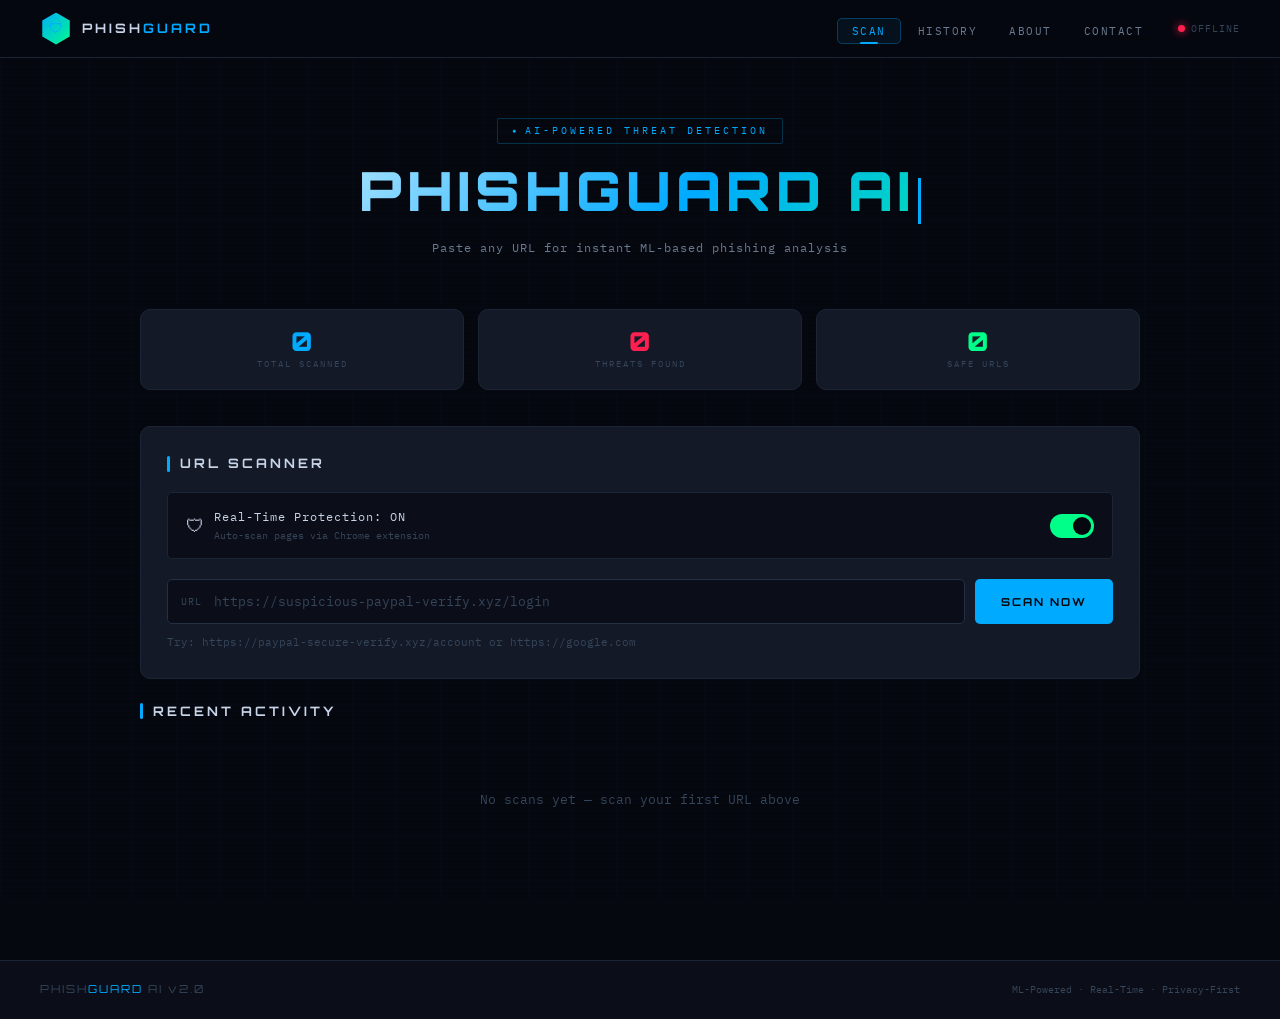
<file: index.html>
<!DOCTYPE html>
<html lang="en">
<head>
  <meta charset="UTF-8" />
  <meta name="viewport" content="width=device-width, initial-scale=1.0" />
  <title>PhishGuard AI — URL Scanner</title>
  <link rel="stylesheet" href="style.css" />
  <link rel="icon" href="data:image/svg+xml,<svg xmlns='http://www.w3.org/2000/svg' viewBox='0 0 100 100'><text y='.9em' font-size='90'>🛡</text></svg>" />
  <style>
    .scan-card { animation: fadeUp .55s ease .04s both; margin-bottom: 22px; }
    .recent-sec { animation: fadeUp .55s ease .18s both; }
    .cursor-blink {
      display: inline-block; width: 3px; height: .85em;
      background: var(--accent); vertical-align: text-bottom;
      margin-left: 3px; animation: cur 1s step-end infinite;
    }
    @keyframes cur { 0%,100%{opacity:1}50%{opacity:0} }
    #emailStatus {
      display: none; margin-top: 10px;
      font-family: var(--mono); font-size: 11px; letter-spacing: .5px;
    }
  </style>
</head>
<body>

<nav class="navbar">
  <a href="index.html" class="nav-brand">
    <div class="nav-brand-hex">🛡</div>
    <span class="nav-brand-name">PHISH<em>GUARD</em></span>
  </a>
  <ul class="nav-links">
    <li><a href="index.html">SCAN</a></li>
    <li><a href="history.html">HISTORY</a></li>
    <li><a href="about.html">ABOUT</a></li>
    <li><a href="contact.html">CONTACT</a></li>
  </ul>
  <div class="nav-status">
    <div class="nav-dot" id="navDot"></div>
    <span id="navStatus">CHECKING</span>
  </div>
</nav>

<main class="page">

  <!-- Hero -->
  <div class="hero">
    <div class="hero-badge">AI-Powered Threat Detection</div>
    <h1>PHISHGUARD AI<span class="cursor-blink"></span></h1>
    <p class="hero-sub">Paste any URL for instant ML-based phishing analysis</p>
  </div>

  <!-- Stats -->
  <div class="stats-row" id="statsRow">
    <div class="stat-card">
      <div class="stat-card-num" id="stTotal" style="color:var(--accent)">0</div>
      <div class="stat-card-lbl">Total Scanned</div>
    </div>
    <div class="stat-card">
      <div class="stat-card-num" id="stPhish" style="color:var(--danger)">0</div>
      <div class="stat-card-lbl">Threats Found</div>
    </div>
    <div class="stat-card">
      <div class="stat-card-num" id="stSafe" style="color:var(--safe)">0</div>
      <div class="stat-card-lbl">Safe URLs</div>
    </div>
  </div>

  <!-- Scanner card -->
  <div class="card scan-card">
    <div class="sh">URL SCANNER</div>

    <!-- Real-time toggle -->
    <div class="toggle-row">
      <div class="toggle-info">
        <span style="font-size:18px">🛡</span>
        <div>
          <div class="toggle-label" id="rtLabel">Real-Time Protection: ON</div>
          <div class="toggle-sub">Auto-scan pages via Chrome extension</div>
        </div>
      </div>
      <label class="switch">
        <input type="checkbox" id="rtToggle" checked />
        <span class="slider"></span>
      </label>
    </div>

    <!-- Input -->
    <div class="input-group">
      <div class="input-wrap">
        <input
          class="url-input" type="text" id="urlInput"
          placeholder="https://suspicious-paypal-verify.xyz/login"
          autocomplete="off" spellcheck="false"
        />
      </div>
      <button class="btn-scan" id="scanBtn">SCAN NOW</button>
    </div>
    <p class="input-hint">Try: https://paypal-secure-verify.xyz/account or https://google.com</p>

    <div id="errorMsg"></div>

    <!-- Loader -->
    <div id="loaderWrap">
      <div class="spinner"></div>
      <div class="loader-txt">ANALYZING URL STRUCTURE...</div>
    </div>

    <!-- Result -->
    <div id="resultWrap">
      <hr class="result-divider" />

      <div class="result-head">
        <div class="result-icon-box" id="resultIcon">🔍</div>
        <div>
          <div class="result-verdict" id="resultVerdict">—</div>
          <div class="result-url-txt" id="resultUrl">—</div>
        </div>
      </div>

      <div class="result-stats">
        <div class="rs">
          <div class="rs-lbl">PREDICTION</div>
          <div class="rs-val" id="rsPred">—</div>
        </div>
        <div class="rs">
          <div class="rs-lbl">CONFIDENCE</div>
          <div class="rs-val" id="rsConf">—</div>
        </div>
      </div>

      <div class="conf-wrap">
        <div class="conf-header">
          <span class="conf-lbl">THREAT CONFIDENCE</span>
          <span class="conf-pct" id="confPct">0%</span>
        </div>
        <div class="conf-track">
          <div class="conf-fill" id="confFill"></div>
        </div>
      </div>

      <div id="reasonsList" style="display:none"></div>

      <div id="warnBanner">
        ⚠ PHISHING DETECTED — Do NOT enter any credentials or personal data on this site.
      </div>

      <div id="emailStatus"></div>
    </div>
  </div>

  <!-- Recent activity -->
  <div class="recent-sec">
    <div class="sh">RECENT ACTIVITY</div>
    <div id="recentFeed">
      <div class="empty">No scans yet — scan your first URL above</div>
    </div>
  </div>

</main>

<footer>
  <div class="footer-brand">PHISH<em>GUARD</em> AI v2.0</div>
  <div class="footer-info">ML-Powered · Real-Time · Privacy-First</div>
</footer>

<script src="script.js"></script>
<script>
  setActive('index');
  initScan();
  initToggle();
  checkHealth();
  refreshStats();
  refreshFeed();

  function refreshStats() {
    const h     = getHistory();
    const total = h.length;
    const phish = h.filter(e => Number(e.prediction) === 1).length;
    cnt('stTotal', total);
    cnt('stPhish', phish);
    cnt('stSafe',  total - phish);
  }

  function cnt(id, target) {
    const el = $(id); if (!el) return;
    const from = parseInt(el.textContent) || 0;
    const dur = 550, t0 = performance.now();
    const step = now => {
      const p = Math.min((now - t0) / dur, 1);
      el.textContent = Math.round(from + (target - from) * p);
      if (p < 1) requestAnimationFrame(step);
    };
    requestAnimationFrame(step);
  }

  function refreshFeed() {
    const el = $('recentFeed'); if (!el) return;
    const items = getHistory().slice(0, 6);
    if (!items.length) {
      el.innerHTML = '<div class="empty">No scans yet — scan your first URL above</div>';
      return;
    }
    el.innerHTML = items.map(it => {
      const cls   = Number(it.prediction) === 1 ? 'danger' : 'safe';
      const badge = Number(it.prediction) === 1 ? 'PHISHING' : 'SAFE';
      const time  = it.time ? new Date(it.time).toLocaleTimeString() : '—';
      return `<div class="feed-item">
        <div class="feed-dot ${cls}"></div>
        <span class="feed-url" title="${esc(it.url)}">${esc(it.url)}</span>
        <span class="feed-badge ${cls}">${badge}</span>
        <span class="feed-time">${time}</span>
      </div>`;
    }).join('');
  }

  window._afterScan = () => { refreshStats(); refreshFeed(); };
</script>
</body>
</html>
</file>
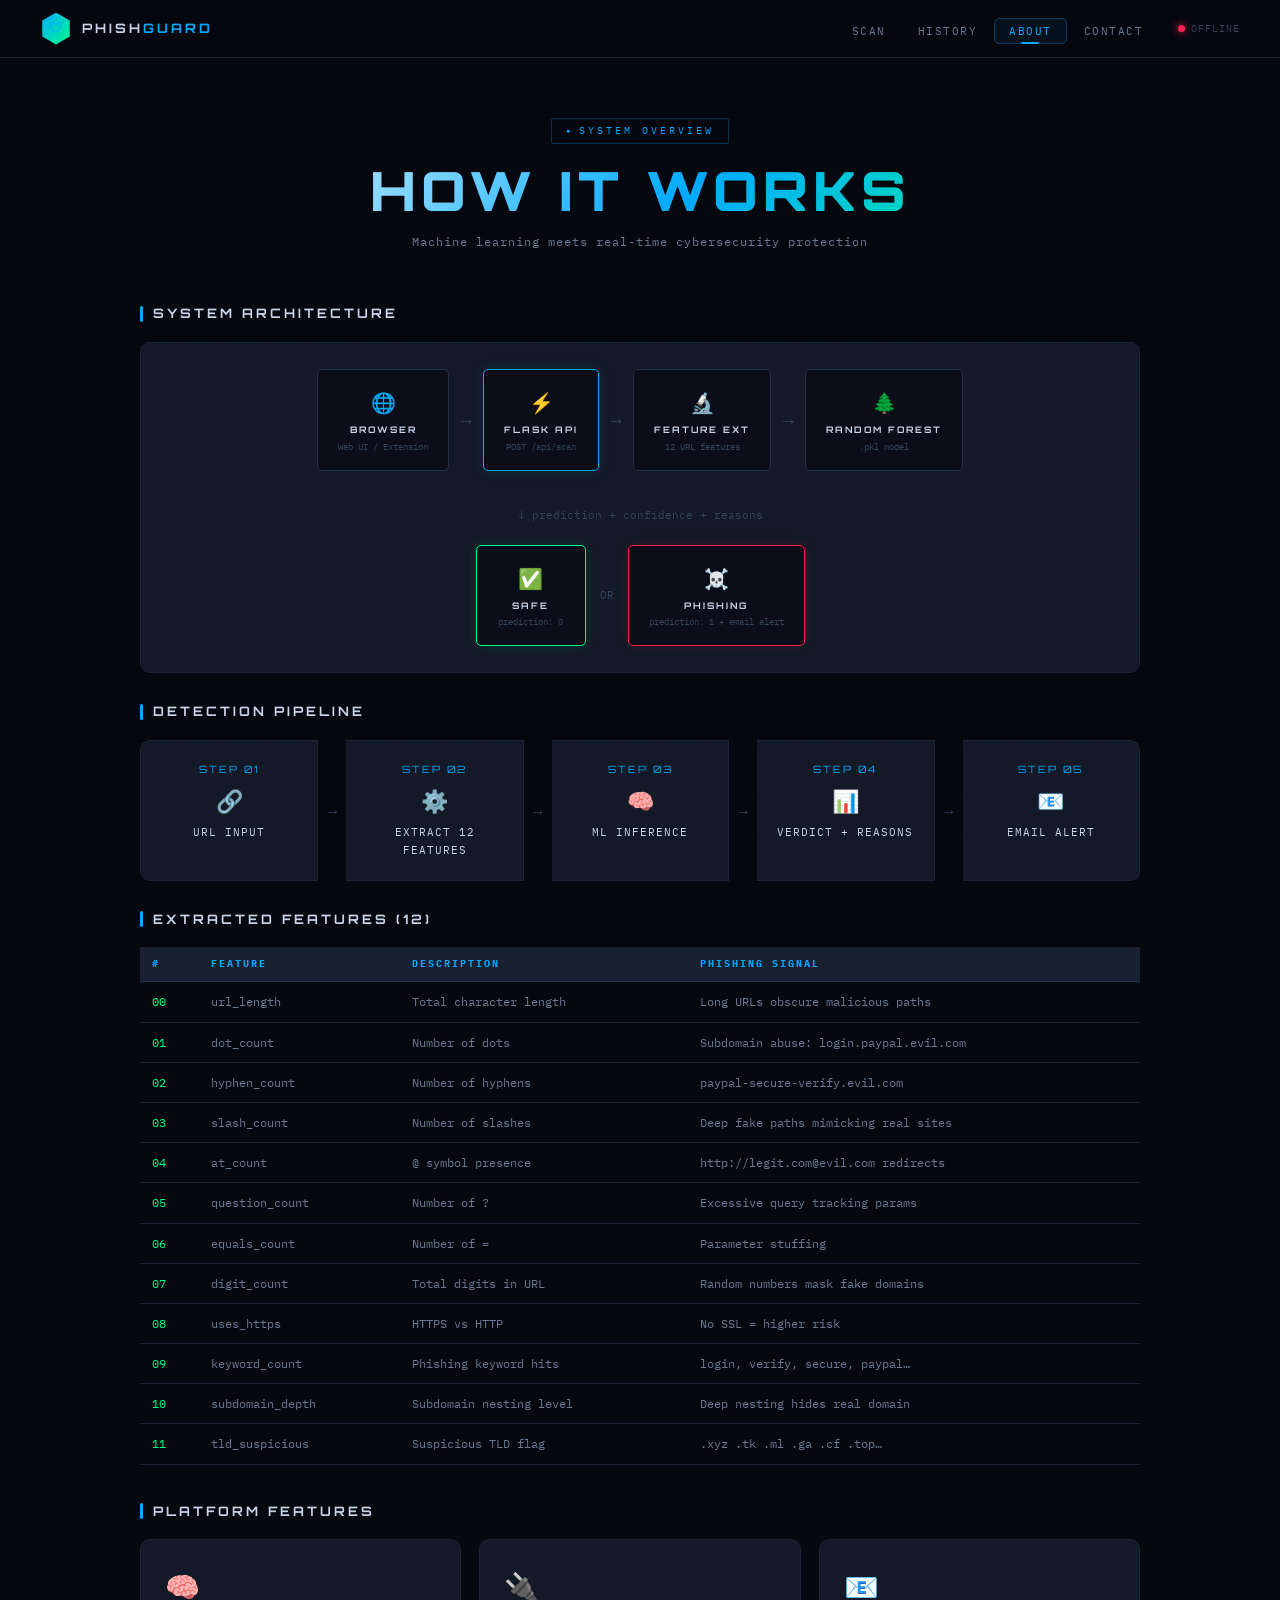
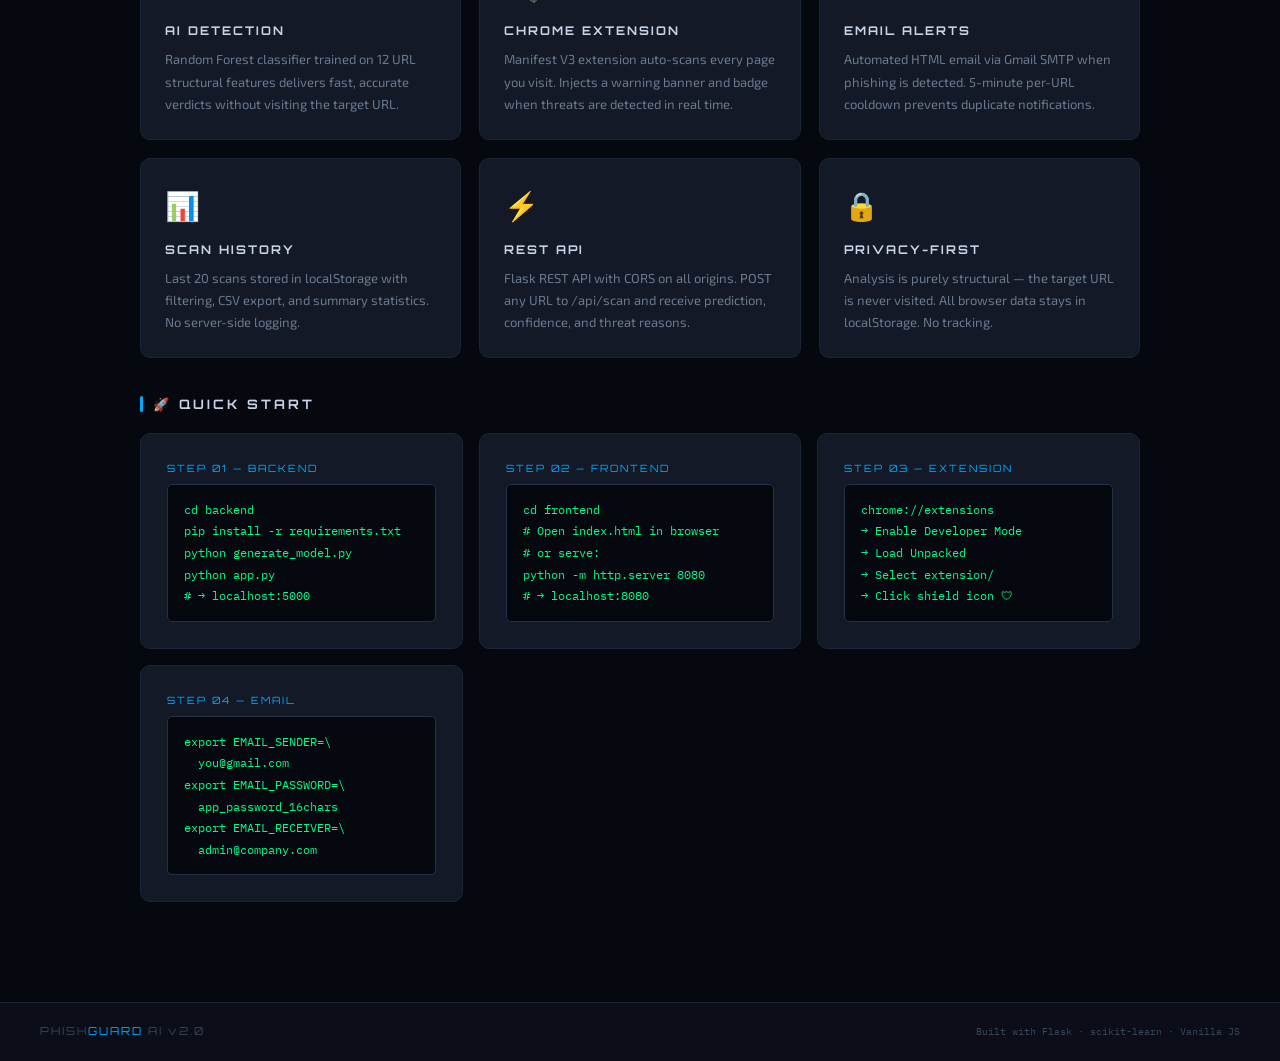
<file: about.html>
<!DOCTYPE html>
<html lang="en">
<head>
  <meta charset="UTF-8" />
  <meta name="viewport" content="width=device-width, initial-scale=1.0" />
  <title>PhishGuard AI — About</title>
  <link rel="stylesheet" href="style.css" />
  <link rel="icon" href="data:image/svg+xml,<svg xmlns='http://www.w3.org/2000/svg' viewBox='0 0 100 100'><text y='.9em' font-size='90'>🛡</text></svg>" />
  <style>
    .arch-wrap {
      display: flex; align-items: center; justify-content: center;
      flex-wrap: wrap; gap: 0; margin-bottom: 36px;
      animation: fadeUp .55s ease .08s both;
    }
    .arch-box {
      background: var(--bg2); border: 1px solid var(--border2);
      border-radius: var(--r); padding: 16px 20px; text-align: center;
      min-width: 110px;
    }
    .arch-box.hl  { border-color: var(--accent); box-shadow: 0 0 14px var(--accent-glow); }
    .arch-box.safe-b { border-color: var(--safe); box-shadow: 0 0 12px var(--safe-glow); }
    .arch-box.danger-b { border-color: var(--danger); box-shadow: 0 0 12px var(--danger-glow); }
    .arch-ico { font-size: 20px; margin-bottom: 5px; }
    .arch-lbl { font-family: var(--display); font-size: 9px; font-weight: 700; letter-spacing: 2px; color: var(--text); }
    .arch-sub { font-family: var(--mono); font-size: 9px; color: var(--text3); margin-top: 2px; }
    .arch-arr { color: var(--text3); font-size: 18px; padding: 0 8px; align-self: center; flex-shrink: 0; }
    .arch-or  { padding: 0 14px; color: var(--text3); font-family: var(--mono); font-size: 11px; align-self: center; }
  </style>
</head>
<body>

<nav class="navbar">
  <a href="index.html" class="nav-brand">
    <div class="nav-brand-hex">🛡</div>
    <span class="nav-brand-name">PHISH<em>GUARD</em></span>
  </a>
  <ul class="nav-links">
    <li><a href="index.html">SCAN</a></li>
    <li><a href="history.html">HISTORY</a></li>
    <li><a href="about.html">ABOUT</a></li>
    <li><a href="contact.html">CONTACT</a></li>
  </ul>
  <div class="nav-status">
    <div class="nav-dot" id="navDot"></div>
    <span id="navStatus">CHECKING</span>
  </div>
</nav>

<main class="page">

  <div class="hero">
    <div class="hero-badge">System Overview</div>
    <h1>HOW IT WORKS</h1>
    <p class="hero-sub">Machine learning meets real-time cybersecurity protection</p>
  </div>

  <!-- Architecture -->
  <div class="sh" style="animation:fadeUp .55s ease both">SYSTEM ARCHITECTURE</div>
  <div class="card" style="margin-bottom:28px;animation:fadeUp .55s ease .04s both">
    <div class="arch-wrap">
      <div class="arch-box"><div class="arch-ico">🌐</div><div class="arch-lbl">BROWSER</div><div class="arch-sub">Web UI / Extension</div></div>
      <div class="arch-arr">→</div>
      <div class="arch-box hl"><div class="arch-ico">⚡</div><div class="arch-lbl">FLASK API</div><div class="arch-sub">POST /api/scan</div></div>
      <div class="arch-arr">→</div>
      <div class="arch-box"><div class="arch-ico">🔬</div><div class="arch-lbl">FEATURE EXT</div><div class="arch-sub">12 URL features</div></div>
      <div class="arch-arr">→</div>
      <div class="arch-box"><div class="arch-ico">🌲</div><div class="arch-lbl">RANDOM FOREST</div><div class="arch-sub">.pkl model</div></div>
    </div>
    <div style="text-align:center;font-family:var(--mono);font-size:11px;color:var(--text3);margin:4px 0 20px">↓ prediction + confidence + reasons</div>
    <div class="arch-wrap" style="margin-bottom:0">
      <div class="arch-box safe-b"><div class="arch-ico">✅</div><div class="arch-lbl">SAFE</div><div class="arch-sub">prediction: 0</div></div>
      <div class="arch-or">OR</div>
      <div class="arch-box danger-b"><div class="arch-ico">☠️</div><div class="arch-lbl">PHISHING</div><div class="arch-sub">prediction: 1 + email alert</div></div>
    </div>
  </div>

  <!-- Pipeline steps -->
  <div class="sh" style="animation:fadeUp .55s ease .07s both">DETECTION PIPELINE</div>
  <div class="flow-row" style="margin-bottom:28px">
    <div class="flow-box"><div class="flow-num">STEP 01</div><div class="flow-ico">🔗</div><div class="flow-lbl">URL INPUT</div></div>
    <div class="flow-arrow">→</div>
    <div class="flow-box"><div class="flow-num">STEP 02</div><div class="flow-ico">⚙️</div><div class="flow-lbl">EXTRACT 12 FEATURES</div></div>
    <div class="flow-arrow">→</div>
    <div class="flow-box"><div class="flow-num">STEP 03</div><div class="flow-ico">🧠</div><div class="flow-lbl">ML INFERENCE</div></div>
    <div class="flow-arrow">→</div>
    <div class="flow-box"><div class="flow-num">STEP 04</div><div class="flow-ico">📊</div><div class="flow-lbl">VERDICT + REASONS</div></div>
    <div class="flow-arrow">→</div>
    <div class="flow-box"><div class="flow-num">STEP 05</div><div class="flow-ico">📧</div><div class="flow-lbl">EMAIL ALERT</div></div>
  </div>

  <!-- Feature table -->
  <div class="sh" style="animation:fadeUp .55s ease .1s both">EXTRACTED FEATURES (12)</div>
  <div class="ml-table-wrap">
    <table class="ml-table">
      <thead><tr><th>#</th><th>Feature</th><th>Description</th><th>Phishing Signal</th></tr></thead>
      <tbody>
        <tr><td>00</td><td>url_length</td><td>Total character length</td><td>Long URLs obscure malicious paths</td></tr>
        <tr><td>01</td><td>dot_count</td><td>Number of dots</td><td>Subdomain abuse: login.paypal.evil.com</td></tr>
        <tr><td>02</td><td>hyphen_count</td><td>Number of hyphens</td><td>paypal-secure-verify.evil.com</td></tr>
        <tr><td>03</td><td>slash_count</td><td>Number of slashes</td><td>Deep fake paths mimicking real sites</td></tr>
        <tr><td>04</td><td>at_count</td><td>@ symbol presence</td><td>http://legit.com@evil.com redirects</td></tr>
        <tr><td>05</td><td>question_count</td><td>Number of ?</td><td>Excessive query tracking params</td></tr>
        <tr><td>06</td><td>equals_count</td><td>Number of =</td><td>Parameter stuffing</td></tr>
        <tr><td>07</td><td>digit_count</td><td>Total digits in URL</td><td>Random numbers mask fake domains</td></tr>
        <tr><td>08</td><td>uses_https</td><td>HTTPS vs HTTP</td><td>No SSL = higher risk</td></tr>
        <tr><td>09</td><td>keyword_count</td><td>Phishing keyword hits</td><td>login, verify, secure, paypal…</td></tr>
        <tr><td>10</td><td>subdomain_depth</td><td>Subdomain nesting level</td><td>Deep nesting hides real domain</td></tr>
        <tr><td>11</td><td>tld_suspicious</td><td>Suspicious TLD flag</td><td>.xyz .tk .ml .ga .cf .top…</td></tr>
      </tbody>
    </table>
  </div>

  <!-- Platform features -->
  <div class="sh" style="animation:fadeUp .55s ease .14s both">PLATFORM FEATURES</div>
  <div class="feat-grid">
    <div class="feat-card"><span class="feat-icon">🧠</span><div class="feat-title">AI DETECTION</div><div class="feat-desc">Random Forest classifier trained on 12 URL structural features delivers fast, accurate verdicts without visiting the target URL.</div></div>
    <div class="feat-card"><span class="feat-icon">🔌</span><div class="feat-title">CHROME EXTENSION</div><div class="feat-desc">Manifest V3 extension auto-scans every page you visit. Injects a warning banner and badge when threats are detected in real time.</div></div>
    <div class="feat-card"><span class="feat-icon">📧</span><div class="feat-title">EMAIL ALERTS</div><div class="feat-desc">Automated HTML email via Gmail SMTP when phishing is detected. 5-minute per-URL cooldown prevents duplicate notifications.</div></div>
    <div class="feat-card"><span class="feat-icon">📊</span><div class="feat-title">SCAN HISTORY</div><div class="feat-desc">Last 20 scans stored in localStorage with filtering, CSV export, and summary statistics. No server-side logging.</div></div>
    <div class="feat-card"><span class="feat-icon">⚡</span><div class="feat-title">REST API</div><div class="feat-desc">Flask REST API with CORS on all origins. POST any URL to /api/scan and receive prediction, confidence, and threat reasons.</div></div>
    <div class="feat-card"><span class="feat-icon">🔒</span><div class="feat-title">PRIVACY-FIRST</div><div class="feat-desc">Analysis is purely structural — the target URL is never visited. All browser data stays in localStorage. No tracking.</div></div>
  </div>

  <!-- Quick start -->
  <div class="sh" style="animation:fadeUp .55s ease .2s both">🚀 QUICK START</div>
  <div style="display:grid;grid-template-columns:repeat(auto-fit,minmax(240px,1fr));gap:16px;animation:fadeUp .55s ease .22s both">
    <div class="card">
      <div style="font-family:var(--display);font-size:10px;letter-spacing:2px;color:var(--accent);margin-bottom:8px">STEP 01 — BACKEND</div>
      <pre class="code-block">cd backend
pip install -r requirements.txt
python generate_model.py
python app.py
# → localhost:5000</pre>
    </div>
    <div class="card">
      <div style="font-family:var(--display);font-size:10px;letter-spacing:2px;color:var(--accent);margin-bottom:8px">STEP 02 — FRONTEND</div>
      <pre class="code-block">cd frontend
# Open index.html in browser
# or serve:
python -m http.server 8080
# → localhost:8080</pre>
    </div>
    <div class="card">
      <div style="font-family:var(--display);font-size:10px;letter-spacing:2px;color:var(--accent);margin-bottom:8px">STEP 03 — EXTENSION</div>
      <pre class="code-block">chrome://extensions
→ Enable Developer Mode
→ Load Unpacked
→ Select extension/
→ Click shield icon 🛡</pre>
    </div>
    <div class="card">
      <div style="font-family:var(--display);font-size:10px;letter-spacing:2px;color:var(--accent);margin-bottom:8px">STEP 04 — EMAIL</div>
      <pre class="code-block">export EMAIL_SENDER=\
  you@gmail.com
export EMAIL_PASSWORD=\
  app_password_16chars
export EMAIL_RECEIVER=\
  admin@company.com</pre>
    </div>
  </div>

</main>

<footer>
  <div class="footer-brand">PHISH<em>GUARD</em> AI v2.0</div>
  <div class="footer-info">Built with Flask · scikit-learn · Vanilla JS</div>
</footer>

<script src="script.js"></script>
<script>
  setActive('about');
  checkHealth();
</script>
</body>
</html>
</file>
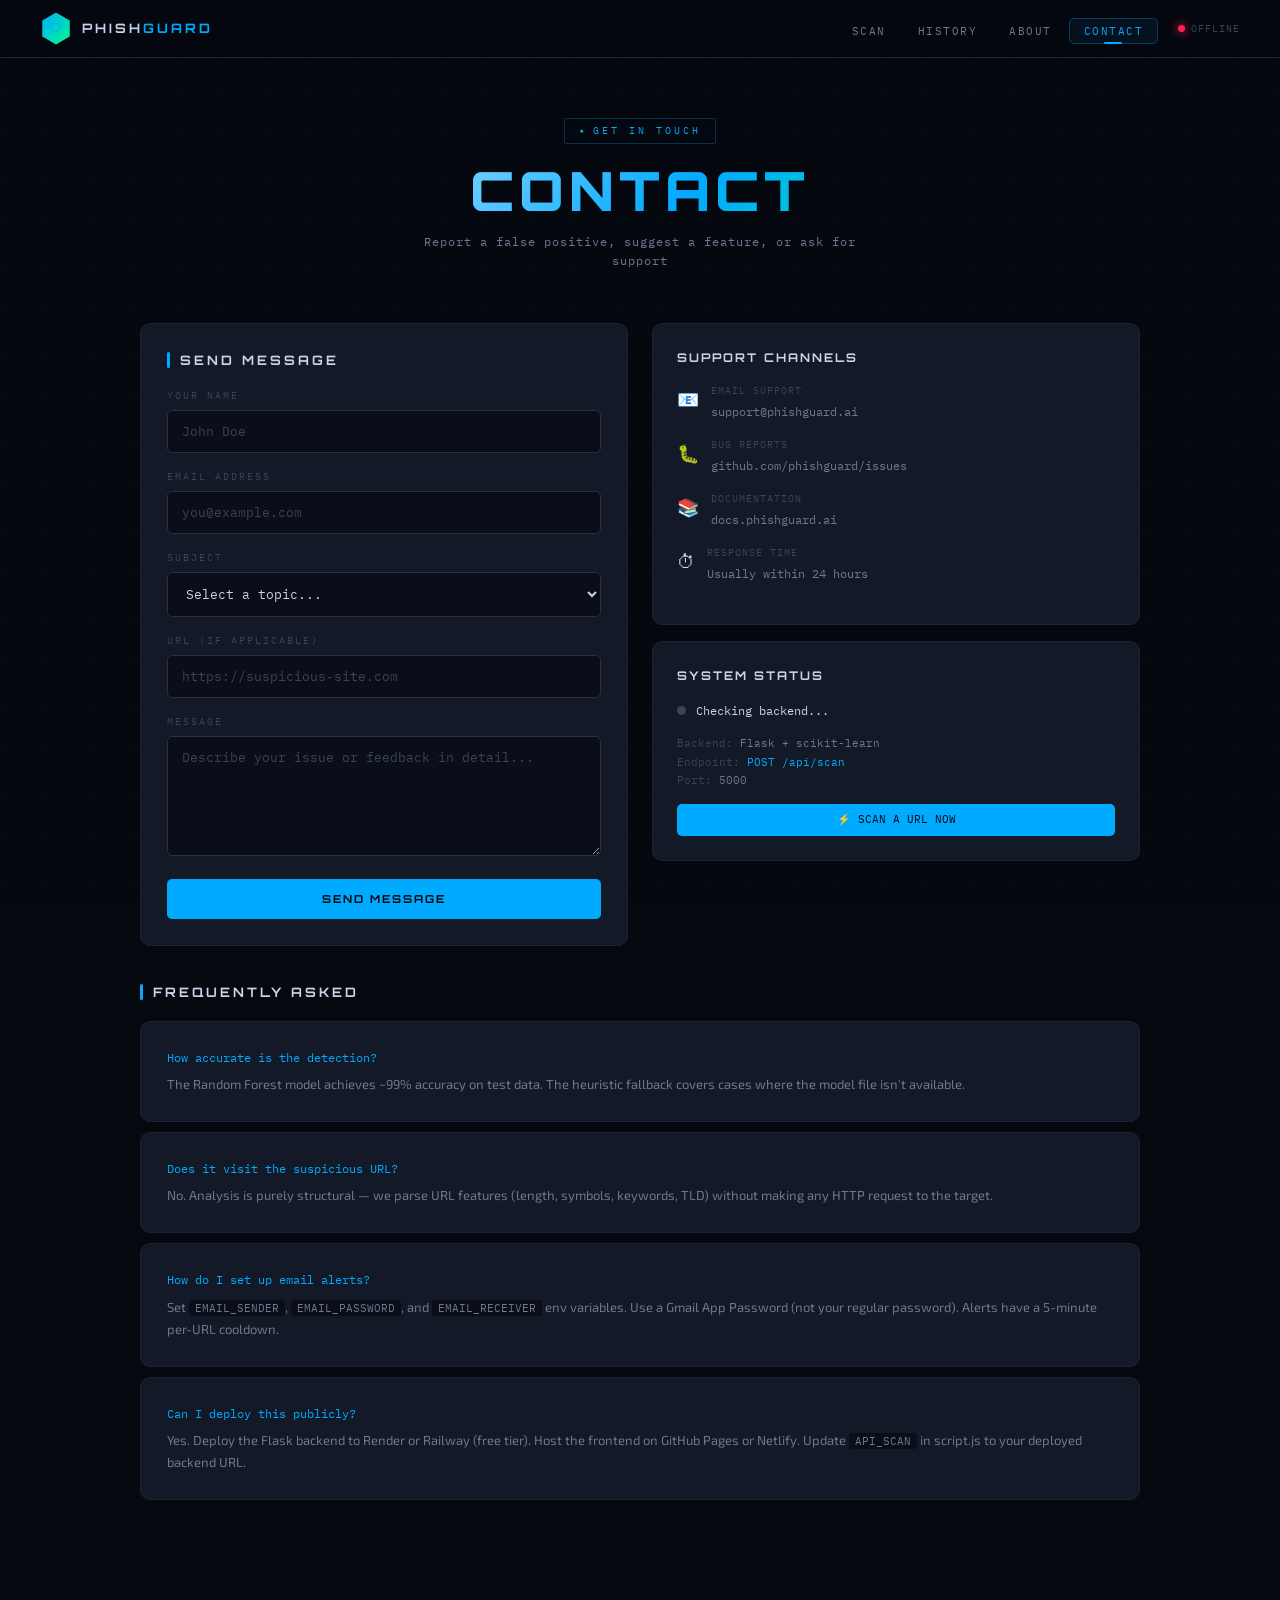
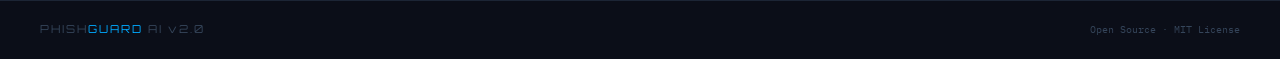
<file: contact.html>
<!DOCTYPE html>
<html lang="en">
<head>
  <meta charset="UTF-8" />
  <meta name="viewport" content="width=device-width, initial-scale=1.0" />
  <title>PhishGuard AI — Contact</title>
  <link rel="stylesheet" href="style.css" />
  <link rel="icon" href="data:image/svg+xml,<svg xmlns='http://www.w3.org/2000/svg' viewBox='0 0 100 100'><text y='.9em' font-size='90'>🛡</text></svg>" />
</head>
<body>

<nav class="navbar">
  <a href="index.html" class="nav-brand">
    <div class="nav-brand-hex">🛡</div>
    <span class="nav-brand-name">PHISH<em>GUARD</em></span>
  </a>
  <ul class="nav-links">
    <li><a href="index.html">SCAN</a></li>
    <li><a href="history.html">HISTORY</a></li>
    <li><a href="about.html">ABOUT</a></li>
    <li><a href="contact.html">CONTACT</a></li>
  </ul>
  <div class="nav-status">
    <div class="nav-dot" id="navDot"></div>
    <span id="navStatus">CHECKING</span>
  </div>
</nav>

<main class="page">

  <div class="hero">
    <div class="hero-badge">Get In Touch</div>
    <h1>CONTACT</h1>
    <p class="hero-sub">Report a false positive, suggest a feature, or ask for support</p>
  </div>

  <div class="contact-grid">

    <!-- Form -->
    <div class="card" style="animation:fadeUp .55s ease both">
      <div class="sh">SEND MESSAGE</div>

      <div id="formSuccess" class="form-success">
        ✅ Message sent! We'll get back to you within 24 hours.
      </div>

      <div class="form-group">
        <label class="form-label" for="fName">Your Name</label>
        <input class="form-input" type="text" id="fName" placeholder="John Doe" />
      </div>

      <div class="form-group">
        <label class="form-label" for="fEmail">Email Address</label>
        <input class="form-input" type="email" id="fEmail" placeholder="you@example.com" />
      </div>

      <div class="form-group">
        <label class="form-label" for="fSubject">Subject</label>
        <select class="form-select" id="fSubject">
          <option value="">Select a topic...</option>
          <option value="false-positive">False Positive Report</option>
          <option value="false-negative">Missed Phishing URL</option>
          <option value="feature">Feature Request</option>
          <option value="bug">Bug Report</option>
          <option value="extension">Chrome Extension Issue</option>
          <option value="api">API / Backend Issue</option>
          <option value="other">Other</option>
        </select>
      </div>

      <div class="form-group">
        <label class="form-label" for="fUrl">URL (if applicable)</label>
        <input class="form-input" type="text" id="fUrl" placeholder="https://suspicious-site.com" />
      </div>

      <div class="form-group">
        <label class="form-label" for="fMsg">Message</label>
        <textarea class="form-textarea" id="fMsg" placeholder="Describe your issue or feedback in detail..."></textarea>
      </div>

      <div id="formError" style="display:none;padding:10px 14px;background:rgba(255,170,0,.05);border:1px solid rgba(255,170,0,.3);border-radius:5px;font-family:var(--mono);font-size:11px;color:var(--warn);margin-bottom:14px;"></div>

      <button class="btn-scan" id="submitBtn" style="width:100%">SEND MESSAGE</button>
    </div>

    <!-- Info panel -->
    <div>
      <div class="contact-info-card" style="margin-bottom:16px;animation:fadeUp .55s ease .06s both">
        <div class="contact-info-title">SUPPORT CHANNELS</div>
        <div class="contact-info-item">
          <div class="contact-info-icon">📧</div>
          <div>
            <div class="contact-info-lbl">Email Support</div>
            <div class="contact-info-val">support@phishguard.ai</div>
          </div>
        </div>
        <div class="contact-info-item">
          <div class="contact-info-icon">🐛</div>
          <div>
            <div class="contact-info-lbl">Bug Reports</div>
            <div class="contact-info-val">github.com/phishguard/issues</div>
          </div>
        </div>
        <div class="contact-info-item">
          <div class="contact-info-icon">📚</div>
          <div>
            <div class="contact-info-lbl">Documentation</div>
            <div class="contact-info-val">docs.phishguard.ai</div>
          </div>
        </div>
        <div class="contact-info-item">
          <div class="contact-info-icon">⏱</div>
          <div>
            <div class="contact-info-lbl">Response Time</div>
            <div class="contact-info-val">Usually within 24 hours</div>
          </div>
        </div>
      </div>

      <div class="contact-info-card" style="animation:fadeUp .55s ease .1s both">
        <div class="contact-info-title">SYSTEM STATUS</div>
        <div style="display:flex;align-items:center;gap:10px;margin-bottom:14px">
          <div class="nav-dot" id="statusDot2" style="width:9px;height:9px"></div>
          <span style="font-family:var(--mono);font-size:12px" id="statusTxt2">Checking backend...</span>
        </div>
        <div style="font-family:var(--mono);font-size:11px;color:var(--text3);line-height:1.7">
          Backend: <span style="color:var(--text2)">Flask + scikit-learn</span><br>
          Endpoint: <span style="color:var(--accent)">POST /api/scan</span><br>
          Port: <span style="color:var(--text2)">5000</span>
        </div>
        <div style="margin-top:14px">
          <a href="index.html" class="btn-filled-accent" style="display:block;text-align:center">
            ⚡ SCAN A URL NOW
          </a>
        </div>
      </div>
    </div>

  </div>

  <!-- FAQ -->
  <div class="sh" style="animation:fadeUp .55s ease .15s both">FREQUENTLY ASKED</div>
  <div style="display:flex;flex-direction:column;gap:10px;animation:fadeUp .55s ease .18s both">
    <div class="card">
      <div style="font-family:var(--mono);font-size:12px;color:var(--accent);margin-bottom:6px">How accurate is the detection?</div>
      <div style="font-size:13px;color:var(--text2);line-height:1.7">The Random Forest model achieves ~99% accuracy on test data. The heuristic fallback covers cases where the model file isn't available.</div>
    </div>
    <div class="card">
      <div style="font-family:var(--mono);font-size:12px;color:var(--accent);margin-bottom:6px">Does it visit the suspicious URL?</div>
      <div style="font-size:13px;color:var(--text2);line-height:1.7">No. Analysis is purely structural — we parse URL features (length, symbols, keywords, TLD) without making any HTTP request to the target.</div>
    </div>
    <div class="card">
      <div style="font-family:var(--mono);font-size:12px;color:var(--accent);margin-bottom:6px">How do I set up email alerts?</div>
      <div style="font-size:13px;color:var(--text2);line-height:1.7">Set <code style="background:var(--bg2);padding:1px 6px;border-radius:3px;font-family:var(--mono);font-size:11px">EMAIL_SENDER</code>, <code style="background:var(--bg2);padding:1px 6px;border-radius:3px;font-family:var(--mono);font-size:11px">EMAIL_PASSWORD</code>, and <code style="background:var(--bg2);padding:1px 6px;border-radius:3px;font-family:var(--mono);font-size:11px">EMAIL_RECEIVER</code> env variables. Use a Gmail App Password (not your regular password). Alerts have a 5-minute per-URL cooldown.</div>
    </div>
    <div class="card">
      <div style="font-family:var(--mono);font-size:12px;color:var(--accent);margin-bottom:6px">Can I deploy this publicly?</div>
      <div style="font-size:13px;color:var(--text2);line-height:1.7">Yes. Deploy the Flask backend to Render or Railway (free tier). Host the frontend on GitHub Pages or Netlify. Update <code style="background:var(--bg2);padding:1px 6px;border-radius:3px;font-family:var(--mono);font-size:11px">API_SCAN</code> in script.js to your deployed backend URL.</div>
    </div>
  </div>

</main>

<footer>
  <div class="footer-brand">PHISH<em>GUARD</em> AI v2.0</div>
  <div class="footer-info">Open Source · MIT License</div>
</footer>

<script src="script.js"></script>
<script>
  setActive('contact');
  checkHealth();

  // Mirror status to the card
  const origCheck = checkHealth;
  setTimeout(() => {
    const dot = document.getElementById('navDot');
    const lbl = document.getElementById('navStatus');
    const d2  = document.getElementById('statusDot2');
    const l2  = document.getElementById('statusTxt2');
    if (dot && d2) {
      d2.className = dot.className;
      d2.style.width = '9px'; d2.style.height = '9px';
    }
    if (lbl && l2) l2.textContent = 'Backend: ' + lbl.textContent;
  }, 2500);

  // Form submit (UI only)
  document.getElementById('submitBtn').addEventListener('click', () => {
    const name  = document.getElementById('fName').value.trim();
    const email = document.getElementById('fEmail').value.trim();
    const subj  = document.getElementById('fSubject').value;
    const msg   = document.getElementById('fMsg').value.trim();
    const errEl = document.getElementById('formError');

    errEl.style.display = 'none';

    if (!name)  { errEl.textContent = '⚠ Please enter your name.';    errEl.style.display = 'block'; return; }
    if (!email || !/^[^\s@]+@[^\s@]+\.[^\s@]+$/.test(email)) {
      errEl.textContent = '⚠ Please enter a valid email address.';
      errEl.style.display = 'block'; return;
    }
    if (!subj)  { errEl.textContent = '⚠ Please select a subject.';   errEl.style.display = 'block'; return; }
    if (!msg)   { errEl.textContent = '⚠ Please write a message.';    errEl.style.display = 'block'; return; }

    // Simulate submission
    const btn = document.getElementById('submitBtn');
    btn.disabled = true; btn.textContent = 'SENDING...';
    setTimeout(() => {
      document.getElementById('formSuccess').style.display = 'block';
      ['fName','fEmail','fUrl','fMsg'].forEach(id => { document.getElementById(id).value = ''; });
      document.getElementById('fSubject').value = '';
      btn.disabled = false; btn.textContent = 'SEND MESSAGE';
    }, 1200);
  });
</script>
</body>
</html>
</file>
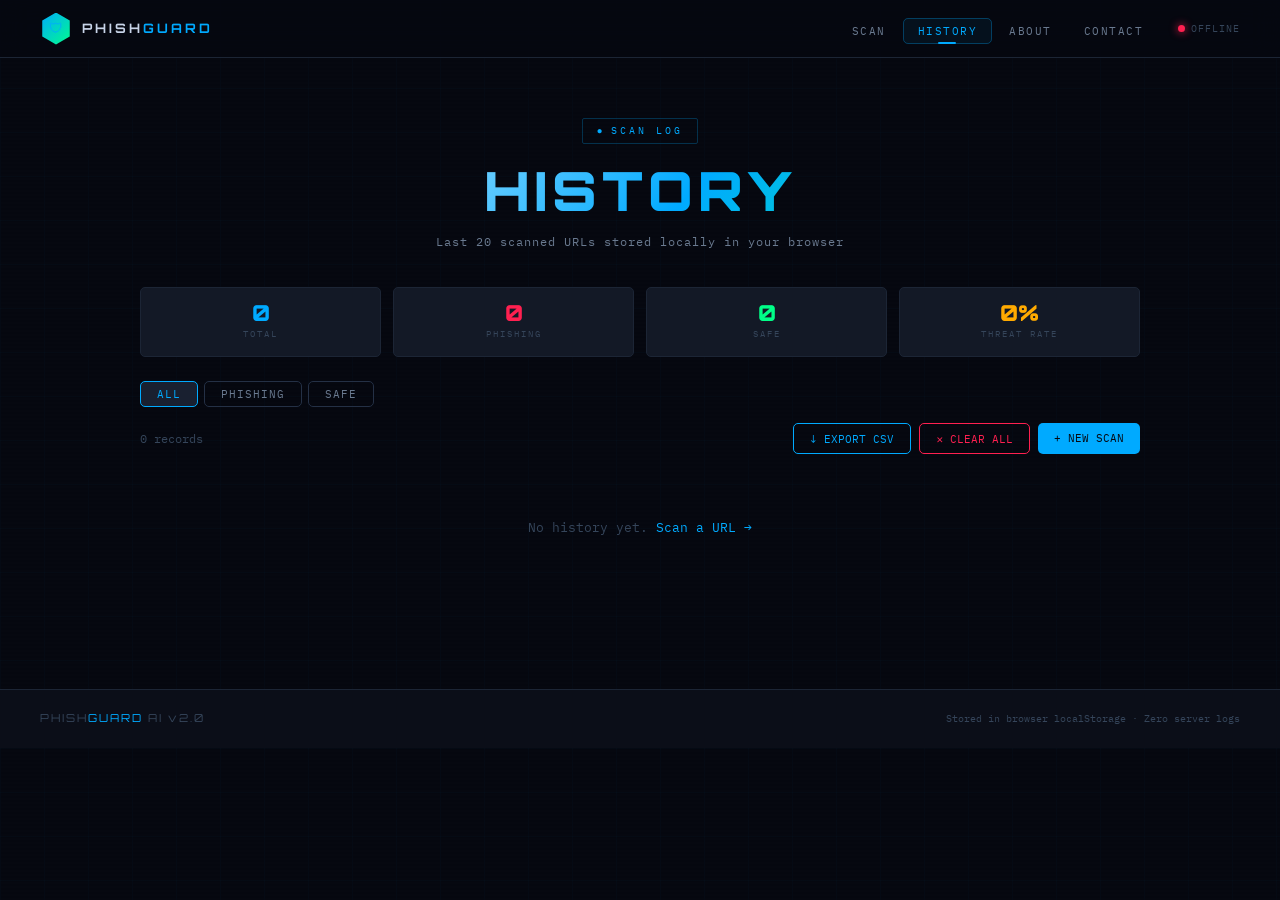
<file: history.html>
<!DOCTYPE html>
<html lang="en">
<head>
  <meta charset="UTF-8" />
  <meta name="viewport" content="width=device-width, initial-scale=1.0" />
  <title>PhishGuard AI — History</title>
  <link rel="stylesheet" href="style.css" />
  <link rel="icon" href="data:image/svg+xml,<svg xmlns='http://www.w3.org/2000/svg' viewBox='0 0 100 100'><text y='.9em' font-size='90'>🛡</text></svg>" />
</head>
<body>

<nav class="navbar">
  <a href="index.html" class="nav-brand">
    <div class="nav-brand-hex">🛡</div>
    <span class="nav-brand-name">PHISH<em>GUARD</em></span>
  </a>
  <ul class="nav-links">
    <li><a href="index.html">SCAN</a></li>
    <li><a href="history.html">HISTORY</a></li>
    <li><a href="about.html">ABOUT</a></li>
    <li><a href="contact.html">CONTACT</a></li>
  </ul>
  <div class="nav-status">
    <div class="nav-dot" id="navDot"></div>
    <span id="navStatus">CHECKING</span>
  </div>
</nav>

<!-- Confirm modal -->
<div class="modal-bg" id="clearModal">
  <div class="modal-box">
    <div class="modal-icon">🗑️</div>
    <div class="modal-title">CLEAR HISTORY</div>
    <div class="modal-desc">This deletes all 20 scan records permanently. Cannot be undone.</div>
    <div class="modal-btns">
      <button class="modal-cancel" id="cancelBtn">CANCEL</button>
      <button class="modal-confirm" id="confirmBtn">DELETE ALL</button>
    </div>
  </div>
</div>

<main class="page">

  <div class="hero" style="margin-bottom:36px">
    <div class="hero-badge">Scan Log</div>
    <h1>HISTORY</h1>
    <p class="hero-sub">Last 20 scanned URLs stored locally in your browser</p>
  </div>

  <!-- Summary -->
  <div class="summary-grid" id="sumGrid">
    <div class="sum-cell">
      <div class="sum-cell-num" id="sumTotal" style="color:var(--accent)">0</div>
      <div class="sum-cell-lbl">Total</div>
    </div>
    <div class="sum-cell">
      <div class="sum-cell-num" id="sumPhish" style="color:var(--danger)">0</div>
      <div class="sum-cell-lbl">Phishing</div>
    </div>
    <div class="sum-cell">
      <div class="sum-cell-num" id="sumSafe" style="color:var(--safe)">0</div>
      <div class="sum-cell-lbl">Safe</div>
    </div>
    <div class="sum-cell">
      <div class="sum-cell-num" id="sumRate" style="color:var(--warn)">0%</div>
      <div class="sum-cell-lbl">Threat Rate</div>
    </div>
  </div>

  <!-- Filter -->
  <div class="filter-bar">
    <button class="filter-btn on" data-f="all">ALL</button>
    <button class="filter-btn" data-f="phishing">PHISHING</button>
    <button class="filter-btn" data-f="safe">SAFE</button>
  </div>

  <!-- Toolbar -->
  <div class="hist-toolbar">
    <span class="hist-count" id="histCount">0 records</span>
    <div class="toolbar-btns">
      <button class="btn-outline-accent" id="exportBtn">↓ EXPORT CSV</button>
      <button class="btn-outline-danger" id="clearBtn">✕ CLEAR ALL</button>
      <a href="index.html" class="btn-filled-accent">+ NEW SCAN</a>
    </div>
  </div>

  <!-- List -->
  <div class="hist-list" id="histList"></div>

</main>

<footer>
  <div class="footer-brand">PHISH<em>GUARD</em> AI v2.0</div>
  <div class="footer-info">Stored in browser localStorage · Zero server logs</div>
</footer>

<script src="script.js"></script>
<script>
  setActive('history');
  checkHealth();

  let filter = 'all';

  function render() {
    const all   = getHistory();
    const phish = all.filter(h => Number(h.prediction) === 1);
    const safe  = all.filter(h => Number(h.prediction) === 0);
    const rate  = all.length ? Math.round(phish.length / all.length * 100) : 0;

    $('sumTotal').textContent = all.length;
    $('sumPhish').textContent = phish.length;
    $('sumSafe').textContent  = safe.length;
    $('sumRate').textContent  = rate + '%';

    const items = filter === 'phishing' ? phish : filter === 'safe' ? safe : all;
    $('histCount').textContent = items.length + ' record' + (items.length !== 1 ? 's' : '');

    const list = $('histList');
    if (!items.length) {
      const msg = filter === 'all'
        ? 'No history yet. <a href="index.html" style="color:var(--accent)">Scan a URL →</a>'
        : 'No ' + filter + ' URLs in history.';
      list.innerHTML = '<div class="empty">' + msg + '</div>';
      return;
    }

    list.innerHTML = items.map((it, i) => {
      const cls   = Number(it.prediction) === 1 ? 'danger' : 'safe';
      const badge = Number(it.prediction) === 1 ? 'PHISHING' : 'SAFE';
      const pct   = Math.round(Number(it.confidence) * 100);
      const ts    = it.time ? new Date(it.time) : new Date();
      const d     = ts.toLocaleDateString(undefined, { month: 'short', day: 'numeric' });
      const t     = ts.toLocaleTimeString(undefined, { hour: '2-digit', minute: '2-digit' });
      return `<div class="hist-item ${cls}" style="animation:fadeUp .3s ease ${i*.04}s both">
        <span class="hist-url" title="${esc(it.url)}">${esc(it.url)}</span>
        <span class="hist-badge ${cls}">${badge}</span>
        <span class="hist-conf">${pct}%</span>
        <span class="hist-time">${d} ${t}</span>
      </div>`;
    }).join('');
  }
  render();

  // Filters
  document.querySelectorAll('.filter-btn').forEach(btn => {
    btn.addEventListener('click', () => {
      document.querySelectorAll('.filter-btn').forEach(b => b.classList.remove('on'));
      btn.classList.add('on');
      filter = btn.dataset.f;
      render();
    });
  });

  // Clear
  $('clearBtn').addEventListener('click', () => $('clearModal').classList.add('open'));
  $('cancelBtn').addEventListener('click', () => $('clearModal').classList.remove('open'));
  $('confirmBtn').addEventListener('click', () => {
    clearHistory(); $('clearModal').classList.remove('open'); render();
  });

  // Export CSV
  $('exportBtn').addEventListener('click', () => {
    const h = getHistory();
    if (!h.length) { alert('No history to export.'); return; }
    const rows = [['URL','Result','Confidence','Time'], ...h.map(it => [
      '"' + it.url.replace(/"/g, '""') + '"',
      it.result || (Number(it.prediction) === 1 ? 'PHISHING' : 'SAFE'),
      Math.round(Number(it.confidence) * 100) + '%',
      it.time ? new Date(it.time).toLocaleString() : ''
    ])];
    const blob = new Blob([rows.map(r => r.join(',')).join('\n')], { type: 'text/csv' });
    const a = Object.assign(document.createElement('a'), { href: URL.createObjectURL(blob), download: 'phishguard-history.csv' });
    a.click(); URL.revokeObjectURL(a.href);
  });
</script>
</body>
</html>
</file>
<file: style.css>
/* ═══════════════════════════════════════════════════════════════
   PhishGuard AI v2.0 — Global Stylesheet
   Design: High-contrast terminal + military-grade dark UI
   Fonts: Orbitron (display) + IBM Plex Mono (code/data) + Exo 2 (body)
   ═══════════════════════════════════════════════════════════════ */

@import url('https://fonts.googleapis.com/css2?family=Orbitron:wght@400;700;900&family=IBM+Plex+Mono:wght@300;400;600&family=Exo+2:wght@300;400;500;600;700&display=swap');

/* ── Design tokens ─────────────────────────────────────────── */
:root {
  --bg:          #060810;
  --bg2:         #0b0e18;
  --bg3:         #0f1420;
  --surface:     #131926;
  --surface2:    #192030;
  --border:      #1c2535;
  --border2:     #243045;

  --safe:        #00ff88;
  --safe-dim:    #00cc6e;
  --safe-glow:   rgba(0,255,136,0.12);
  --safe-bg:     rgba(0,255,136,0.04);

  --danger:      #ff2050;
  --danger-dim:  #cc1a40;
  --danger-glow: rgba(255,32,80,0.14);
  --danger-bg:   rgba(255,32,80,0.04);

  --accent:      #00aaff;
  --accent-dim:  #0088cc;
  --accent-glow: rgba(0,170,255,0.12);

  --warn:        #ffaa00;
  --warn-glow:   rgba(255,170,0,0.15);

  --text:        #c8d4e8;
  --text2:       #6a7a90;
  --text3:       #35455a;

  --mono:        'IBM Plex Mono', monospace;
  --display:     'Orbitron', monospace;
  --body:        'Exo 2', sans-serif;

  --r:           5px;
  --r-lg:        10px;
  --t:           0.18s cubic-bezier(.4,0,.2,1);
}

/* ── Reset ─────────────────────────────────────────────────── */
*, *::before, *::after { box-sizing: border-box; margin: 0; padding: 0; }
html { scroll-behavior: smooth; font-size: 16px; }
body {
  background: var(--bg);
  color: var(--text);
  font-family: var(--body);
  line-height: 1.6;
  min-height: 100vh;
  overflow-x: hidden;
}
a { color: var(--accent); text-decoration: none; }
a:hover { text-decoration: underline; }

/* ── Scrollbar ─────────────────────────────────────────────── */
::-webkit-scrollbar { width: 5px; }
::-webkit-scrollbar-track { background: var(--bg2); }
::-webkit-scrollbar-thumb { background: var(--border2); border-radius: 3px; }
::-webkit-scrollbar-thumb:hover { background: var(--accent-dim); }

/* ── Background grid ───────────────────────────────────────── */
body::before {
  content: '';
  position: fixed; inset: 0; z-index: 0; pointer-events: none;
  background-image:
    linear-gradient(rgba(0,170,255,.018) 1px, transparent 1px),
    linear-gradient(90deg, rgba(0,170,255,.018) 1px, transparent 1px);
  background-size: 44px 44px;
}

/* ── Scanlines overlay ─────────────────────────────────────── */
body::after {
  content: '';
  position: fixed; inset: 0; z-index: 0; pointer-events: none;
  background: repeating-linear-gradient(
    0deg, transparent, transparent 2px,
    rgba(0,0,0,.03) 2px, rgba(0,0,0,.03) 4px
  );
}

/* ── Navbar ────────────────────────────────────────────────── */
.navbar {
  position: sticky; top: 0; z-index: 200;
  height: 58px;
  background: rgba(6,8,16,.94);
  backdrop-filter: blur(16px);
  border-bottom: 1px solid var(--border);
  display: flex; align-items: center;
  padding: 0 40px; gap: 0;
}

.nav-brand {
  display: flex; align-items: center; gap: 10px;
  text-decoration: none; margin-right: auto;
}
.nav-brand-hex {
  width: 32px; height: 32px;
  background: linear-gradient(135deg, var(--accent), var(--safe));
  clip-path: polygon(50% 0%,93% 25%,93% 75%,50% 100%,7% 75%,7% 25%);
  display: flex; align-items: center; justify-content: center;
  font-size: 14px; flex-shrink: 0;
}
.nav-brand-name {
  font-family: var(--display);
  font-size: 13px; font-weight: 700;
  letter-spacing: 3px; color: var(--text);
}
.nav-brand-name em { color: var(--accent); font-style: normal; }

.nav-links { display: flex; gap: 2px; list-style: none; }
.nav-links a {
  font-family: var(--mono); font-size: 11px;
  letter-spacing: 1.5px; text-transform: uppercase;
  color: var(--text2); text-decoration: none;
  padding: 5px 14px; border-radius: var(--r);
  border: 1px solid transparent;
  transition: var(--t); position: relative;
}
.nav-links a:hover  { color: var(--accent); border-color: var(--border2); background: rgba(0,170,255,.05); }
.nav-links a.active { color: var(--accent); border-color: rgba(0,170,255,.3); background: rgba(0,170,255,.06); }
.nav-links a.active::after {
  content: ''; position: absolute; bottom: -1px; left: 50%;
  transform: translateX(-50%); width: 18px; height: 2px;
  background: var(--accent); border-radius: 1px;
}

.nav-status {
  display: flex; align-items: center; gap: 6px;
  margin-left: 20px; font-family: var(--mono);
  font-size: 10px; color: var(--text3); letter-spacing: 1px;
}
.nav-dot {
  width: 7px; height: 7px; border-radius: 50%;
  background: var(--text3); transition: background .4s, box-shadow .4s;
}
.nav-dot.online  { background: var(--safe);   box-shadow: 0 0 8px var(--safe);   animation: dotPulse 2.5s ease-in-out infinite; }
.nav-dot.offline { background: var(--danger); box-shadow: 0 0 8px var(--danger); }

@keyframes dotPulse { 0%,100%{opacity:1}50%{opacity:.4} }

/* ── Page wrapper ──────────────────────────────────────────── */
.page {
  position: relative; z-index: 1;
  max-width: 1080px; margin: 0 auto;
  padding: 56px 40px 100px;
}

/* ── Hero ──────────────────────────────────────────────────── */
.hero {
  text-align: center; margin-bottom: 52px;
  animation: fadeUp .55s ease both;
}
.hero-badge {
  display: inline-flex; align-items: center; gap: 6px;
  font-family: var(--mono); font-size: 10px; letter-spacing: 3px;
  color: var(--accent); text-transform: uppercase;
  border: 1px solid rgba(0,170,255,.25); padding: 4px 14px;
  border-radius: 2px; margin-bottom: 18px;
}
.hero-badge::before {
  content: '●'; font-size: 7px;
  animation: dotPulse 2s ease-in-out infinite;
}
.hero h1 {
  font-family: var(--display);
  font-size: clamp(28px, 5.5vw, 54px);
  font-weight: 900; letter-spacing: 5px; line-height: 1.05;
  margin-bottom: 14px;
  background: linear-gradient(130deg, #fff 0%, var(--accent) 55%, var(--safe) 100%);
  -webkit-background-clip: text; -webkit-text-fill-color: transparent;
  background-clip: text;
}
.hero-sub {
  font-family: var(--mono); font-size: 12px;
  color: var(--text2); letter-spacing: 1px; max-width: 480px; margin: 0 auto;
}

/* ── Section heading ───────────────────────────────────────── */
.sh {
  font-family: var(--display); font-size: 13px; font-weight: 700;
  letter-spacing: 3px; color: var(--text); margin-bottom: 18px;
  display: flex; align-items: center; gap: 10px;
}
.sh::before {
  content: ''; display: block; width: 3px; height: 16px;
  background: var(--accent); border-radius: 2px; flex-shrink: 0;
}

/* ── Card ──────────────────────────────────────────────────── */
.card {
  background: var(--surface); border: 1px solid var(--border);
  border-radius: var(--r-lg); padding: 26px;
  position: relative; overflow: hidden;
  transition: border-color var(--t);
}
.card::before {
  content: ''; position: absolute; top: 0; left: 0; right: 0; height: 1px;
  background: linear-gradient(90deg, transparent, rgba(0,170,255,.35), transparent);
  opacity: 0; transition: opacity .3s;
}
.card:hover::before { opacity: 1; }

/* ── Stats row ─────────────────────────────────────────────── */
.stats-row {
  display: grid; grid-template-columns: repeat(3,1fr);
  gap: 14px; margin-bottom: 36px;
  animation: fadeUp .55s ease .08s both;
}
.stat-card {
  background: var(--surface); border: 1px solid var(--border);
  border-radius: var(--r-lg); padding: 18px; text-align: center;
}
.stat-card-num {
  font-family: var(--display); font-size: 26px; font-weight: 900;
  margin-bottom: 3px; line-height: 1;
}
.stat-card-lbl {
  font-family: var(--mono); font-size: 9px;
  color: var(--text3); letter-spacing: 2px; text-transform: uppercase;
}

/* ── Input group ───────────────────────────────────────────── */
.input-group { display: flex; gap: 10px; margin-bottom: 10px; }
.input-wrap  { flex: 1; position: relative; }
.input-wrap::before {
  content: 'URL';
  position: absolute; left: 14px; top: 50%; transform: translateY(-50%);
  font-family: var(--mono); font-size: 10px; letter-spacing: 1px;
  color: var(--text3); pointer-events: none; z-index: 1;
}
.url-input {
  width: 100%; background: var(--bg2);
  border: 1px solid var(--border2); border-radius: var(--r);
  padding: 13px 14px 13px 46px;
  font-family: var(--mono); font-size: 13px; color: var(--text);
  outline: none; transition: border-color var(--t), box-shadow var(--t);
}
.url-input::placeholder { color: var(--text3); }
.url-input:focus {
  border-color: var(--accent);
  box-shadow: 0 0 0 3px rgba(0,170,255,.07), 0 0 18px rgba(0,170,255,.05);
}

.btn-scan {
  background: var(--accent); color: var(--bg);
  border: none; border-radius: var(--r);
  padding: 13px 26px; font-family: var(--display);
  font-size: 11px; font-weight: 700; letter-spacing: 2px;
  cursor: pointer; white-space: nowrap;
  transition: var(--t); position: relative; overflow: hidden;
}
.btn-scan::after {
  content: ''; position: absolute; inset: 0;
  background: linear-gradient(90deg,transparent,rgba(255,255,255,.2),transparent);
  transform: translateX(-100%); transition: transform .5s;
}
.btn-scan:hover  { background: var(--accent-dim); transform: translateY(-1px); }
.btn-scan:hover::after { transform: translateX(100%); }
.btn-scan:active { transform: translateY(0); }
.btn-scan:disabled { background: var(--border2); color: var(--text3); cursor:not-allowed; transform:none; }

.input-hint {
  font-family: var(--mono); font-size: 11px;
  color: var(--text3); margin-top: 4px;
}

/* ── Toggle switch ─────────────────────────────────────────── */
.toggle-row {
  display: flex; align-items: center; justify-content: space-between;
  padding: 14px 18px; background: var(--bg2);
  border: 1px solid var(--border); border-radius: var(--r);
  margin-bottom: 20px;
}
.toggle-info { display: flex; align-items: center; gap: 10px; }
.toggle-label {
  font-family: var(--mono); font-size: 12px; color: var(--text); letter-spacing: 1px;
}
.toggle-sub {
  font-family: var(--mono); font-size: 10px; color: var(--text3); margin-top: 2px;
}
.switch { position: relative; display: inline-block; width: 44px; height: 24px; }
.switch input { opacity: 0; width: 0; height: 0; }
.slider {
  position: absolute; cursor: pointer; inset: 0;
  background: var(--border2); border-radius: 24px;
  transition: .3s;
}
.slider::before {
  content: ''; position: absolute;
  height: 18px; width: 18px; left: 3px; bottom: 3px;
  background: var(--text3); border-radius: 50%; transition: .3s;
}
input:checked + .slider { background: var(--safe); }
input:checked + .slider::before {
  transform: translateX(20px); background: var(--bg);
}

/* ── Loader ────────────────────────────────────────────────── */
#loaderWrap {
  display: none; flex-direction: column;
  align-items: center; justify-content: center;
  padding: 36px 0; gap: 14px;
}
.spinner {
  width: 46px; height: 46px;
  border: 3px solid var(--border2);
  border-top-color: var(--accent);
  border-radius: 50%; animation: spin .65s linear infinite;
}
@keyframes spin { to { transform: rotate(360deg); } }
.loader-txt {
  font-family: var(--mono); font-size: 11px;
  color: var(--text2); letter-spacing: 2px;
  animation: flicker 1.4s ease-in-out infinite;
}
@keyframes flicker { 0%,100%{opacity:1}50%{opacity:.35} }

/* ── Result ────────────────────────────────────────────────── */
#resultWrap { display: none; animation: fadeUp .45s ease both; }
.result-divider { border: none; border-top: 1px solid var(--border); margin: 20px 0; }

.result-head { display: flex; align-items: center; gap: 18px; margin-bottom: 20px; }
.result-icon-box {
  width: 60px; height: 60px; border-radius: var(--r-lg);
  display: flex; align-items: center; justify-content: center;
  font-size: 26px; flex-shrink: 0;
  transition: border-color .3s, box-shadow .3s;
}
.result-icon-box.safe   { background:var(--safe-bg);   border:1px solid var(--safe);   box-shadow:0 0 18px var(--safe-glow); }
.result-icon-box.danger { background:var(--danger-bg); border:1px solid var(--danger); box-shadow:0 0 18px var(--danger-glow); }

.result-verdict {
  font-family: var(--display); font-size: 26px;
  font-weight: 900; letter-spacing: 3px; line-height: 1;
}
.result-verdict.safe   { color:var(--safe);   text-shadow: 0 0 18px var(--safe); }
.result-verdict.danger { color:var(--danger); text-shadow: 0 0 18px var(--danger); }
.result-url-txt {
  font-family: var(--mono); font-size: 11px; color: var(--text2);
  margin-top: 4px; white-space: nowrap; overflow: hidden;
  text-overflow: ellipsis; max-width: 520px;
}

.result-stats {
  display: grid; grid-template-columns: 1fr 1fr; gap: 12px; margin-bottom: 20px;
}
.rs { background: var(--bg2); border: 1px solid var(--border); border-radius: var(--r); padding: 12px 14px; }
.rs-lbl { font-family: var(--mono); font-size: 9px; color: var(--text3); letter-spacing: 2px; text-transform: uppercase; margin-bottom: 5px; }
.rs-val { font-family: var(--mono); font-size: 18px; font-weight: 600; }

/* ── Confidence bar ────────────────────────────────────────── */
.conf-wrap { margin-bottom: 18px; }
.conf-header { display: flex; justify-content: space-between; align-items: center; margin-bottom: 7px; }
.conf-lbl { font-family: var(--mono); font-size: 10px; color: var(--text3); letter-spacing: 2px; text-transform: uppercase; }
.conf-pct { font-family: var(--mono); font-size: 13px; font-weight: 600; }
.conf-track { height: 5px; background: var(--border); border-radius: 3px; overflow: hidden; }
.conf-fill  { height: 100%; width: 0%; border-radius: 3px; transition: width 1s cubic-bezier(.4,0,.2,1); }

/* ── Reasons list ──────────────────────────────────────────── */
.reasons-list { margin-bottom: 16px; }
.reason-item {
  display: flex; align-items: flex-start; gap: 10px;
  padding: 9px 12px; background: rgba(255,32,80,.04);
  border: 1px solid rgba(255,32,80,.15); border-radius: var(--r);
  font-family: var(--mono); font-size: 11px; color: var(--text2);
  margin-bottom: 6px; animation: fadeUp .3s ease both;
}
.reason-dot { width: 5px; height: 5px; border-radius: 50%; background: var(--danger); flex-shrink: 0; margin-top: 6px; box-shadow: 0 0 6px var(--danger); }

/* ── Warning banner ────────────────────────────────────────── */
#warnBanner {
  display: none; padding: 12px 16px;
  background: var(--danger-bg); border: 1px solid var(--danger);
  border-radius: var(--r); font-family: var(--mono); font-size: 12px;
  color: var(--danger); line-height: 1.6; margin-top: 10px;
  animation: warnPulse 1.5s ease-in-out 3;
}
@keyframes warnPulse { 0%,100%{box-shadow:none}50%{box-shadow:0 0 18px var(--danger-glow)} }

/* ── Error message ─────────────────────────────────────────── */
#errorMsg {
  display: none; padding: 12px 16px; margin-top: 14px;
  background: rgba(255,170,0,.04); border: 1px solid rgba(255,170,0,.3);
  border-radius: var(--r); font-family: var(--mono);
  font-size: 12px; color: var(--warn);
}

/* ── Recent feed ───────────────────────────────────────────── */
.feed-item {
  display: flex; align-items: center; gap: 10px;
  padding: 9px 12px; background: var(--bg2);
  border: 1px solid var(--border); border-radius: var(--r);
  font-family: var(--mono); font-size: 12px; margin-bottom: 7px;
  animation: slideLeft .3s ease both;
}
@keyframes slideLeft { from{opacity:0;transform:translateX(-8px)}to{opacity:1;transform:none} }
.feed-dot { width: 6px; height: 6px; border-radius: 50%; flex-shrink: 0; }
.feed-dot.safe   { background:var(--safe);   box-shadow:0 0 6px var(--safe); }
.feed-dot.danger { background:var(--danger); box-shadow:0 0 6px var(--danger); }
.feed-url  { flex:1; overflow:hidden; text-overflow:ellipsis; white-space:nowrap; color:var(--text2); }
.feed-badge { font-family:var(--display); font-size:9px; font-weight:700; letter-spacing:1px; padding:2px 8px; border-radius:2px; }
.feed-badge.safe   { color:var(--safe);   border:1px solid rgba(0,255,136,.35); }
.feed-badge.danger { color:var(--danger); border:1px solid rgba(255,32,80,.35); }
.feed-time { font-size:10px; color:var(--text3); white-space:nowrap; }

/* ── History page ──────────────────────────────────────────── */
.summary-grid {
  display: grid; grid-template-columns: repeat(4,1fr);
  gap: 12px; margin-bottom: 24px; animation: fadeUp .55s ease .05s both;
}
.sum-cell {
  background: var(--surface); border: 1px solid var(--border);
  border-radius: var(--r); padding: 14px; text-align: center;
}
.sum-cell-num {
  font-family: var(--display); font-size: 22px; font-weight: 900; line-height: 1;
}
.sum-cell-lbl { font-family: var(--mono); font-size: 9px; color: var(--text3); letter-spacing: 2px; margin-top: 3px; text-transform: uppercase; }

.filter-bar  { display:flex; gap:6px; margin-bottom:16px; flex-wrap:wrap; animation: fadeUp .55s ease .1s both; }
.filter-btn  { padding:5px 16px; border:1px solid var(--border2); border-radius:var(--r); font-family:var(--mono); font-size:11px; letter-spacing:1px; color:var(--text2); background:transparent; cursor:pointer; transition:var(--t); }
.filter-btn:hover { color:var(--text); border-color:var(--text3); }
.filter-btn.on { background:var(--surface2); color:var(--accent); border-color:var(--accent); }

.hist-toolbar {
  display: flex; justify-content: space-between; align-items: center;
  margin-bottom: 14px; gap: 12px; flex-wrap: wrap;
  animation: fadeUp .55s ease .12s both;
}
.hist-count { font-family:var(--mono); font-size:12px; color:var(--text3); }
.toolbar-btns { display:flex; gap:8px; flex-wrap:wrap; }

.btn-outline-danger {
  padding:7px 16px; border:1px solid var(--danger); border-radius:var(--r);
  font-family:var(--mono); font-size:11px; color:var(--danger);
  background:transparent; cursor:pointer; transition:var(--t);
}
.btn-outline-danger:hover { background:var(--danger-bg); box-shadow:0 0 10px var(--danger-glow); }
.btn-outline-accent {
  padding:7px 16px; border:1px solid var(--accent); border-radius:var(--r);
  font-family:var(--mono); font-size:11px; color:var(--accent);
  background:transparent; cursor:pointer; transition:var(--t);
}
.btn-outline-accent:hover { background:rgba(0,170,255,.06); }
.btn-filled-accent {
  padding:7px 16px; border:none; border-radius:var(--r);
  font-family:var(--mono); font-size:11px; color:var(--bg);
  background:var(--accent); text-decoration:none; cursor:pointer;
  transition:var(--t); display:inline-block;
}
.btn-filled-accent:hover { background:var(--accent-dim); text-decoration:none; }

.hist-list { animation: fadeUp .55s ease .15s both; }
.hist-item {
  display: grid; grid-template-columns: 1fr auto auto auto;
  align-items: center; gap: 14px;
  background: var(--surface); border: 1px solid var(--border);
  border-radius: var(--r); padding: 12px 16px; margin-bottom: 7px;
  transition: border-color var(--t);
}
.hist-item:hover { border-color: var(--border2); }
.hist-item.safe   { border-left: 3px solid var(--safe); }
.hist-item.danger { border-left: 3px solid var(--danger); }
.hist-url  { font-family:var(--mono); font-size:12px; color:var(--text); overflow:hidden; text-overflow:ellipsis; white-space:nowrap; min-width:0; }
.hist-badge { font-family:var(--display); font-size:9px; font-weight:700; letter-spacing:1px; padding:3px 10px; border-radius:2px; white-space:nowrap; }
.hist-badge.safe   { color:var(--safe);   border:1px solid var(--safe);   background:var(--safe-bg); }
.hist-badge.danger { color:var(--danger); border:1px solid var(--danger); background:var(--danger-bg); }
.hist-conf { font-family:var(--mono); font-size:12px; color:var(--text2); white-space:nowrap; }
.hist-time { font-family:var(--mono); font-size:11px; color:var(--text3); white-space:nowrap; }

/* ── Confirm modal ─────────────────────────────────────────── */
.modal-bg { display:none; position:fixed; inset:0; background:rgba(6,8,16,.88); z-index:500; align-items:center; justify-content:center; }
.modal-bg.open { display:flex; }
.modal-box { background:var(--surface2); border:1px solid var(--border2); border-radius:var(--r-lg); padding:30px; max-width:340px; width:90%; text-align:center; animation:fadeUp .3s ease; }
.modal-icon  { font-size:34px; margin-bottom:10px; }
.modal-title { font-family:var(--display); font-size:15px; font-weight:700; letter-spacing:2px; color:var(--danger); margin-bottom:8px; }
.modal-desc  { font-family:var(--mono); font-size:11px; color:var(--text2); margin-bottom:22px; line-height:1.6; }
.modal-btns  { display:flex; gap:10px; justify-content:center; }
.modal-cancel  { padding:9px 20px; border:1px solid var(--border2); border-radius:var(--r); background:transparent; color:var(--text2); font-family:var(--mono); font-size:11px; cursor:pointer; transition:var(--t); }
.modal-cancel:hover { color:var(--text); }
.modal-confirm { padding:9px 20px; border:none; border-radius:var(--r); background:var(--danger); color:#fff; font-family:var(--mono); font-size:11px; cursor:pointer; transition:var(--t); }
.modal-confirm:hover { background:var(--danger-dim); }

/* ── About page ────────────────────────────────────────────── */
.feat-grid { display:grid; grid-template-columns:repeat(auto-fit,minmax(260px,1fr)); gap:18px; margin-bottom:36px; animation:fadeUp .55s ease .08s both; }
.feat-card {
  background:var(--surface); border:1px solid var(--border);
  border-radius:var(--r-lg); padding:24px;
  transition:border-color var(--t), transform var(--t);
  position:relative; overflow:hidden;
}
.feat-card::after {
  content:''; position:absolute; bottom:0; left:0; right:0; height:2px;
  background:linear-gradient(90deg, var(--accent), var(--safe));
  transform:scaleX(0); transition:transform .3s; transform-origin:left;
}
.feat-card:hover { border-color:var(--accent-dim); transform:translateY(-2px); }
.feat-card:hover::after { transform:scaleX(1); }
.feat-icon  { font-size:28px; margin-bottom:12px; display:block; }
.feat-title { font-family:var(--display); font-size:12px; font-weight:700; letter-spacing:2px; color:var(--text); margin-bottom:8px; }
.feat-desc  { font-size:13px; color:var(--text2); line-height:1.7; }

.flow-row { display:flex; align-items:stretch; margin-bottom:36px; flex-wrap:wrap; row-gap:10px; animation:fadeUp .55s ease .12s both; }
.flow-box { flex:1; min-width:120px; background:var(--surface); border:1px solid var(--border); padding:20px 16px; text-align:center; }
.flow-box:first-child { border-radius:var(--r-lg) 0 0 var(--r-lg); }
.flow-box:last-child  { border-radius:0 var(--r-lg) var(--r-lg) 0; }
.flow-box:not(:first-child) { border-left:none; }
.flow-num  { font-family:var(--display); font-size:10px; color:var(--accent); letter-spacing:2px; margin-bottom:6px; }
.flow-ico  { font-size:22px; margin-bottom:6px; }
.flow-lbl  { font-family:var(--mono); font-size:11px; color:var(--text); letter-spacing:1px; }
.flow-arrow { align-self:center; color:var(--text3); font-size:16px; padding:0 6px; flex-shrink:0; }

.ml-table-wrap { overflow-x:auto; margin-bottom:36px; animation:fadeUp .55s ease .16s both; }
.ml-table { width:100%; border-collapse:collapse; font-family:var(--mono); font-size:12px; }
.ml-table th { text-align:left; padding:9px 12px; background:var(--surface2); color:var(--accent); font-size:10px; letter-spacing:2px; text-transform:uppercase; border-bottom:1px solid var(--border2); }
.ml-table td { padding:10px 12px; border-bottom:1px solid var(--border); color:var(--text2); vertical-align:top; }
.ml-table tr:hover td { background:var(--surface); }
.ml-table td:first-child { color:var(--safe); }

/* ── Contact page ──────────────────────────────────────────── */
.contact-grid { display:grid; grid-template-columns:1fr 1fr; gap:24px; margin-bottom:36px; animation:fadeUp .55s ease .05s both; }
.form-group { margin-bottom:16px; }
.form-label { font-family:var(--mono); font-size:10px; letter-spacing:2px; color:var(--text3); text-transform:uppercase; display:block; margin-bottom:6px; }
.form-input, .form-textarea, .form-select {
  width:100%; background:var(--bg2); border:1px solid var(--border2);
  border-radius:var(--r); padding:12px 14px;
  font-family:var(--mono); font-size:13px; color:var(--text); outline:none;
  transition:border-color var(--t), box-shadow var(--t);
}
.form-input::placeholder, .form-textarea::placeholder { color:var(--text3); }
.form-input:focus, .form-textarea:focus, .form-select:focus {
  border-color:var(--accent);
  box-shadow:0 0 0 3px rgba(0,170,255,.07);
}
.form-textarea { resize:vertical; min-height:120px; }
.form-select option { background:var(--bg2); }

.contact-info-card {
  background:var(--surface); border:1px solid var(--border);
  border-radius:var(--r-lg); padding:24px; height:fit-content;
}
.contact-info-title { font-family:var(--display); font-size:12px; font-weight:700; letter-spacing:2px; color:var(--text); margin-bottom:16px; }
.contact-info-item { display:flex; align-items:flex-start; gap:12px; margin-bottom:16px; }
.contact-info-icon { font-size:18px; flex-shrink:0; margin-top:2px; }
.contact-info-lbl { font-family:var(--mono); font-size:10px; color:var(--text3); letter-spacing:1px; text-transform:uppercase; margin-bottom:3px; }
.contact-info-val { font-family:var(--mono); font-size:12px; color:var(--text2); }

.form-success {
  display:none; padding:14px 16px; background:var(--safe-bg);
  border:1px solid var(--safe); border-radius:var(--r);
  font-family:var(--mono); font-size:12px; color:var(--safe);
  margin-bottom:16px; animation:fadeUp .3s ease;
}

/* ── Code block ────────────────────────────────────────────── */
.code-block {
  background:var(--bg); border:1px solid var(--border2);
  border-radius:var(--r); padding:14px 16px;
  font-family:var(--mono); font-size:12px; color:var(--safe);
  line-height:1.8; white-space:pre; overflow-x:auto;
}

/* ── Empty state ───────────────────────────────────────────── */
.empty { text-align:center; padding:50px 20px; font-family:var(--mono); font-size:13px; color:var(--text3); }

/* ── Footer ────────────────────────────────────────────────── */
footer {
  position:relative; z-index:1;
  border-top:1px solid var(--border); background:var(--bg2);
  padding:20px 40px;
  display:flex; align-items:center; justify-content:space-between;
  flex-wrap:wrap; gap:10px;
}
.footer-brand { font-family:var(--display); font-size:11px; letter-spacing:2px; color:var(--text3); }
.footer-brand em { color:var(--accent); font-style:normal; }
.footer-info  { font-family:var(--mono); font-size:10px; color:var(--text3); }

/* ── Animations ────────────────────────────────────────────── */
@keyframes fadeUp {
  from { opacity:0; transform:translateY(14px); }
  to   { opacity:1; transform:translateY(0); }
}

/* ── Responsive ────────────────────────────────────────────── */
@media (max-width:768px) {
  .navbar { padding:0 18px; }
  .page   { padding:36px 18px 80px; }
  .input-group { flex-direction:column; }
  .stats-row { grid-template-columns:1fr; }
  .result-stats { grid-template-columns:1fr; }
  .summary-grid { grid-template-columns:1fr 1fr; }
  .hist-item { grid-template-columns:1fr auto; }
  .hist-conf, .hist-time { display:none; }
  .flow-row { flex-direction:column; }
  .flow-box:first-child { border-radius:var(--r-lg) var(--r-lg) 0 0; }
  .flow-box:last-child  { border-radius:0 0 var(--r-lg) var(--r-lg); }
  .flow-box:not(:first-child) { border-left:1px solid var(--border); border-top:none; }
  .flow-arrow { display:none; }
  .contact-grid { grid-template-columns:1fr; }
  footer { flex-direction:column; text-align:center; }
}
@media (max-width:480px) {
  .nav-links { display:none; }
  .summary-grid { grid-template-columns:1fr; }
}
</file>
